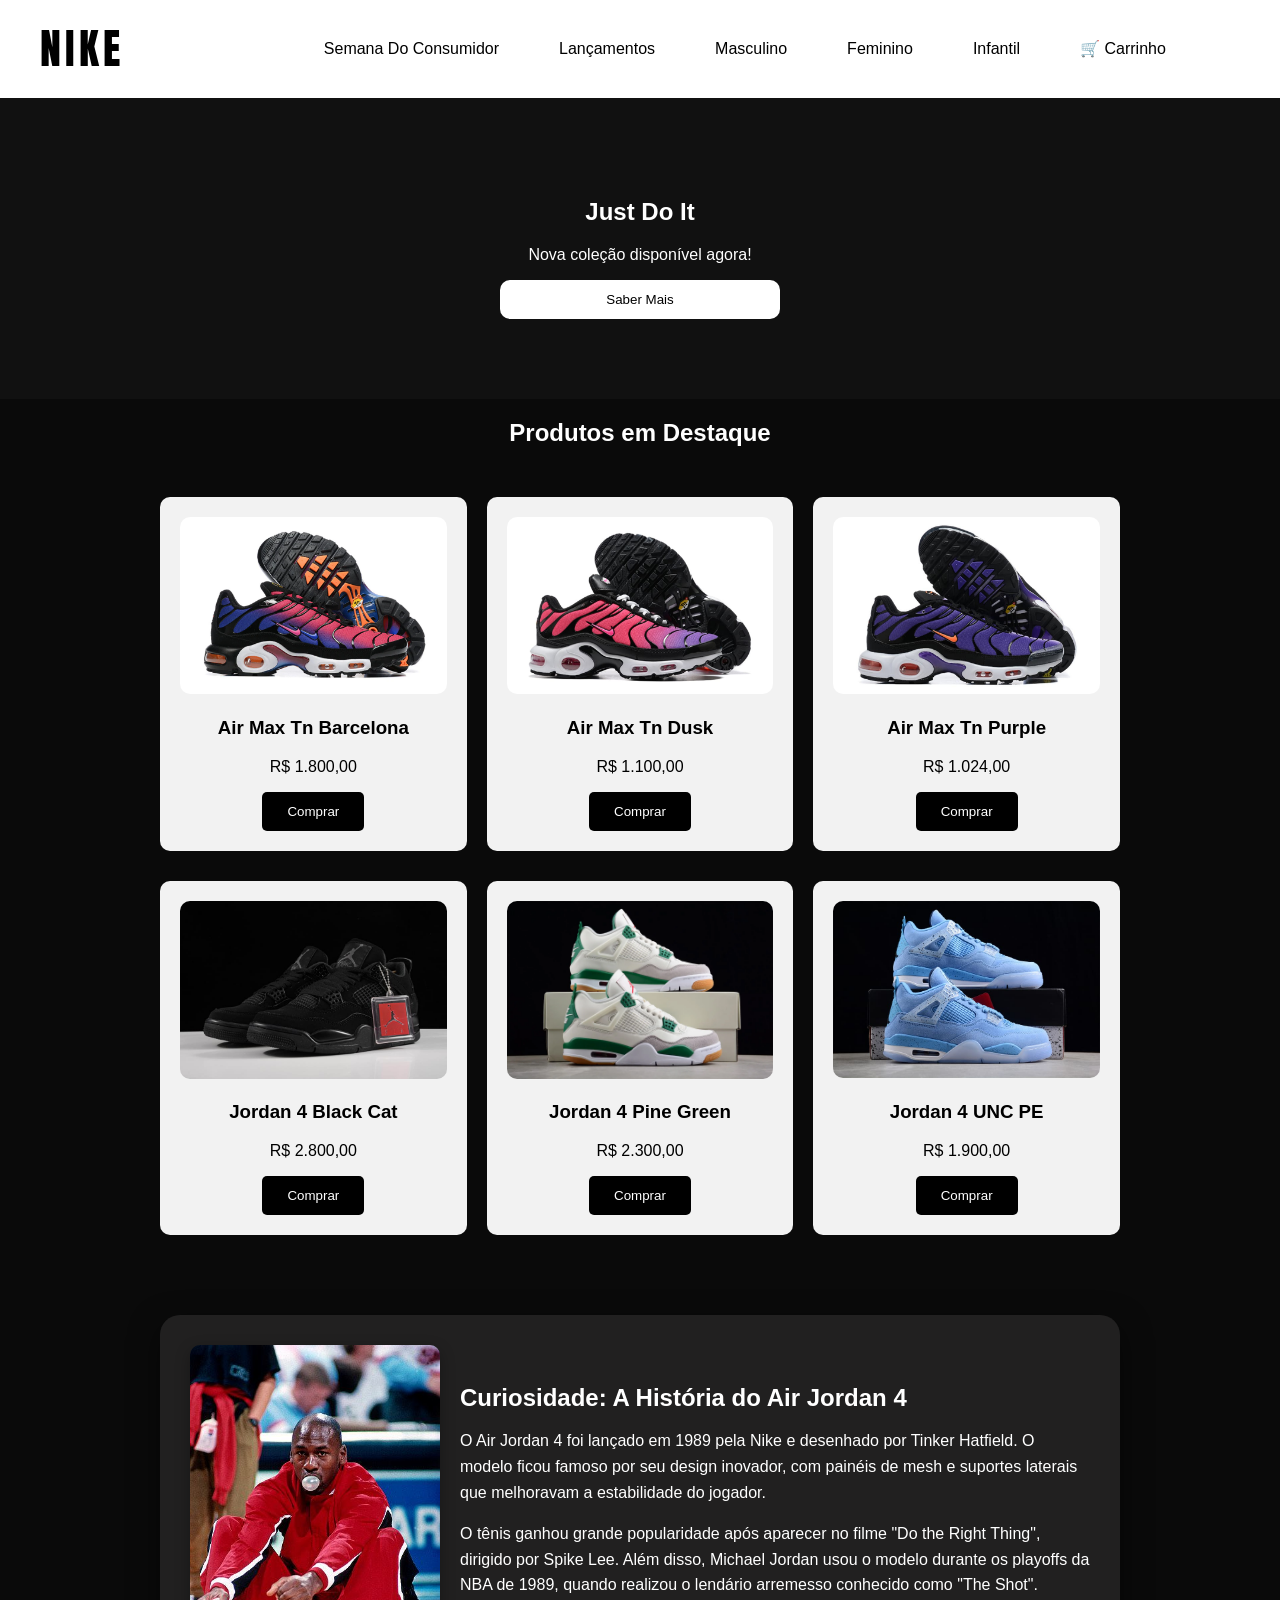
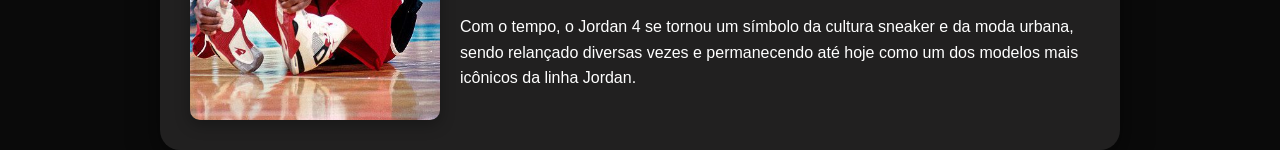
<file: index.html>
<!DOCTYPE html>
<html lang="en">
<head>
    <meta charset="UTF-8">
    <meta name="viewport" content="width=device-width, initial-scale=1.0">
    <title>Site Nike</title>
    <link rel="stylesheet" href="style.css">
    <link href="https://fonts.googleapis.com/css2?family=Anton&display=swap" rel="stylesheet">
</head>
<body>

    <header class="header">

<div class="logo">
NIKE
</div>

<div class="carrinho">

    <h2>Seu Carrinho</h2>

    <div id="carrinho-itens"></div>

</div>

<nav class="menu">
<a href="#">Semana Do Consumidor</a>
<a href="#">Lançamentos</a>
<a href="#">Masculino</a>
<a href="#">Feminino</a>
<a href="#">Infantil</a>

<a href="carrinho.html" class="carrinho">🛒 Carrinho</a>
</nav>

</header>

    <section class="banner">
        <h2>Just Do It</h2>
        <p>Nova coleção disponível agora!</p>
        <button>Saber Mais</button>
    </section>

    <section class="produtos">
        <h2>Produtos em Destaque</h2>
        <div class="produto">
            <img src="tn_barcelona.webp" alt="Tênis Nike TN Barcelona">
            <h3>Air Max Tn Barcelona</h3>
            <p class="preço">R$ 1.800,00</p>
        <button onclick="abrirModal('Air Max Tn Barcelona',1800,'tn_barcelona.webp')">
        Comprar
        </button>
        </div>

        <div class="produto">
            <img src="tn_dusk.jpg" alt="Tênis Nike TN Dusk">
            <h3>Air Max Tn Dusk</h3>
            <p class="preço">R$ 1.100,00</p>
            <button onclick="abrirModal('Air Max Tn Dusk',1100,'tn_dusk.jpg')">Comprar</button>
        </div>

        <div class="produto">
            <img src="tn_purple.jpg" alt="Tênis Nike TN Purple">
            <h3>Air Max Tn Purple</h3>
            <p class="preço">R$ 1.024,00</p>
            <button onclick="abrirModal('Air Max Tn Purple',1024,'tn_purple.jpg')">Comprar</button>
        </div>

        <div class="produto">
            <img src="jordan 4 black cat.jpg" alt="Tênis Jordan 4 Black Cat">
            <h3>Jordan 4 Black Cat</h3>
            <p class="preço">R$ 2.800,00</p>
            <button onclick="abrirModal('Jordan 4 Black Cat',2800,'jordan 4 black cat.jpg')">Comprar</button>
        </div>

        <div class="produto">
            <img src="jordan 4 pine green.webp" alt="Tênis Jordan 4 Pine Green">
            <h3>Jordan 4 Pine Green</h3>
            <p class="preço">R$ 2.300,00</p>
            <button onclick="abrirModal('Jordan 4 Pine Green',2300,'jordan 4 pine green.webp')">Comprar</button>
        </div>

        <div class="produto">
            <img src="jordan 4 UNC.jpg" alt="Tênis Jordan 4 UNC">
            <h3>Jordan 4 UNC PE</h3>
            <p class="preço">R$ 1.900,00</p>
            <button onclick="abrirModal('Jordan 4 UNC PE',1900,'jordan 4 UNC.jpg')">Comprar</button>
        </div>
    </section>

    <section class="curiosidades">
        <div class="curiosidade-balao">
            <img src="jordan sytle j4.jpg" alt="Curiosidade img">
            <div class="texto-curiosidade">
                <h2>Curiosidade: A História do Air Jordan 4</h2>
                <p>
                O Air Jordan 4 foi lançado em 1989 pela Nike e desenhado por Tinker Hatfield.
                O modelo ficou famoso por seu design inovador, com painéis de mesh e suportes
                laterais que melhoravam a estabilidade do jogador.
                </p>
    

                <p>
                O tênis ganhou grande popularidade após aparecer no filme
                "Do the Right Thing", dirigido por Spike Lee. Além disso,
                Michael Jordan usou o modelo durante os playoffs da NBA de 1989,
                quando realizou o lendário arremesso conhecido como "The Shot".
                </p>

                <p>
                Com o tempo, o Jordan 4 se tornou um símbolo da cultura sneaker
                e da moda urbana, sendo relançado diversas vezes e permanecendo
                até hoje como um dos modelos mais icônicos da linha Jordan.
                </p>

          </div>

        </div>

    </section>

  <div id="modal-tamanho" class="modal">

    <div class="modal-conteudo">

        <span class="fechar" onclick="fecharModal()">×</span>

        <h2>Escolha o Tamanho</h2>

        <div class="tamanhos">

            <button onclick="selecionarTamanho(34)">34</button>
            <button onclick="selecionarTamanho(35)">35</button>
            <button onclick="selecionarTamanho(36)">36</button>
            <button onclick="selecionarTamanho(37)">37</button>
            <button onclick="selecionarTamanho(38)">38</button>
            <button onclick="selecionarTamanho(39)">39</button>
            <button onclick="selecionarTamanho(40)">40</button>
            <button onclick="selecionarTamanho(41)">41</button>
            <button onclick="selecionarTamanho(42)">42</button>
            <button onclick="selecionarTamanho(43)">43</button>

        </div>

    </div>

</div>

    <script src="script.js"></script>
    <script src="carrinho.js"></script>

</body>
</html>
</file>
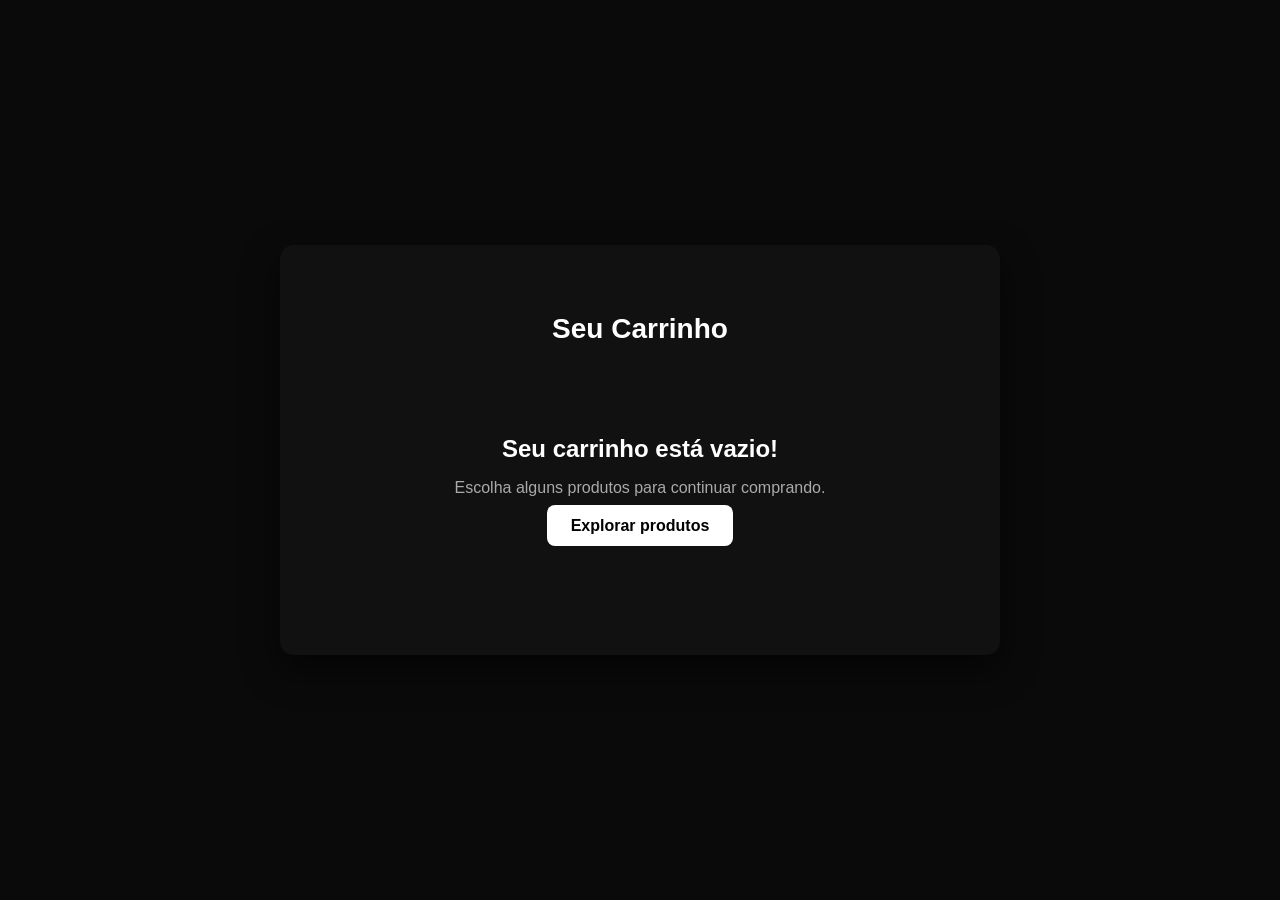
<file: carrinho.html>
<!DOCTYPE html>
<html lang="pt-br">
<head>
<meta charset="UTF-8">
<title>Carrinho</title>
<link rel="stylesheet" href="style.css">
</head>

<body class="pagina-carrinho">
<div class="carrinho-container">

<h1>Seu Carrinho</h1>

<div id="carrinho"></div>

</div>

<script src="carrinho.js"></script>

</body>
</html>
</file>
<file: style.css>
body{
    margin:0;
    font-family: Arial, Helvetica, sans-serif;
    background:#0a0a0a;
    color:white;
}

/* LOGO */

.logo{
font-family: 'Anton', sans-serif;
font-size:42px;
letter-spacing:4px;
color:black;
}

/* HEADER */

.header{
display:flex;
align-items:center;
justify-content:space-between;
padding:15px 40px;
background:white;
}

.menu{
display:flex;
justify-content:center;
align-items:center;
gap:35px;
flex:1;
}

.menu a{
text-decoration:none;
color:black;
font-size:16px;
font-weight:500;
}

.menu a:hover{
border-bottom:2px solid black;
padding-bottom:4px;
}

nav a{
text-decoration:none;
color:black;
font-weight:500;
margin-right:25px;
font-size:16px;
}

/* BANNER */

.banner{
text-align:center;
padding:80px;
background:#111;
color:white;
}

.banner button{
background:white;
color:black;
border:none;
padding:12px 25px;
border-radius:10px;
text-align:center;
width:280px;
}

/* PRODUTOS */

.produtos{
display:grid;
grid-template-columns:repeat(3,1fr);
gap:30px 20px;
max-width:960px;
margin:0 auto;
}

.produtos h2{
grid-column:1 / -1;
text-align:center;
margin-bottom:20px;
}

.produto{
background:#f2f2f2;
padding:20px;
border-radius:10px;
text-align:center;
color:black;
}

.produto img{
width:100%;
border-radius:10px;
}

button{
background:black;
color:white;
border:none;
padding:12px 25px;
cursor:pointer;
border-radius:5px;
}

button:hover{
background:#333;
}

.preco{
font-size:20px;
font-weight:bold;
color:#2ecc71;
margin:8px 0 15px 0;
}

/* CURIOSIDADES */

.curiosidades{
display:flex;
justify-content:center;
margin-top:80px;
padding:0 80px;
max-width:1200px;
}

.curiosidade-balao{
display:flex;
align-items:center;
gap:20px;
background:#212020;
color:white;
padding:30px;
border-radius:20px;
box-shadow:0 10px 30px rgba(0,0,0,0.5);
max-width:900px;
}

.curiosidade-balao img{
width:250px;
border-radius:10px;
box-shadow:0 5px 15px rgba(0,0,0,0.3);
}

.texto-curiosidade{
flex:1;
}

.texto-curiosidade h2{
margin-bottom:15px;
}

.texto-curiosidade p{
margin-bottom:10px;
line-height:1.6;
}

/* MODAL */

.modal{
display:none;
position:fixed;
top:0;
left:0;
width:100%;
height:100%;
background:rgba(0,0,0,0.7);
justify-content:center;
align-items:center;
z-index:1000;
}

.modal-conteudo{
background:#111;
padding:30px;
border-radius:15px;
text-align:center;
color:white;
}

/* TAMANHOS */

.tamanhos button{
width:40px;
height:40px;
border:none;
border-radius:6px;
background:white;
color:black;
cursor:pointer;
font-weight:bold;
transition:0.2s;
}

.tamanhos button:hover{
background:#ff3c00;
color:white;
}

.tamanhos button.ativo{
background:#ff3c00;
color:white;
}

.fechar{
float:right;
cursor:pointer;
font-size:22px;
}

/* PÁGINA DO CARRINHO */

.pagina-carrinho{
    display:flex;
    justify-content:center;
    align-items:center;
    height:100vh;
    background: #0a0a0a;
}

.carrinho-container{
    background:#111;
    padding:50px 60px;
    border-radius:14px;
    text-align:center;
    width:90%;
    max-width:600px;
    box-shadow:0 15px 35px rgba(0,0,0,0.6);
    color: white;
}

.carrinho-container h1{
    font-size:28px;
    margin-bottom:30px;
    color: white;
}

#carrinho {
    margin-bottom: 30px;
}

.produto-card {
    display: flex;
    align-items: center;
    background: #222;
    border-radius: 12px;
    padding: 20px;
    margin-bottom: 20px;
    box-shadow: 0 4px 12px rgba(0,0,0,0.3);
    gap: 20px;
}

.produto-imagem {
    width: 120px;
    height: 120px;
    object-fit: cover;
    border-radius: 8px;
    flex-shrink: 0;
}

.produto-info {
    flex: 1;
    text-align: left;
}

.produto-nome {
    font-size: 24px;
    margin: 0 0 10px 0;
    color: white;
}

.produto-preco {
    font-size: 20px;
    color: #2ecc71;
    margin: 0 0 10px 0;
    font-weight: bold;
}

.produto-tamanho {
    font-size: 16px;
    color: #aaa;
    margin: 0;
}

.botoes-carrinho {
    display: flex;
    gap: 15px;
    justify-content: center;
    flex-wrap: wrap;
}

.btn-finalizar, .btn-explorar {
    padding: 12px 24px;
    border: none;
    border-radius: 8px;
    font-size: 16px;
    font-weight: bold;
    cursor: pointer;
    text-decoration: none;
    transition: background 0.3s;
}

.btn-finalizar {
    background: #ff3c00;
    color: white;
}

.btn-finalizar:hover {
    background: #e63900;
}

.btn-explorar {
    background: white;
    color: black;
}

.btn-explorar:hover {
    background: #f0f0f0;
}

.carrinho-vazio {
    text-align: center;
    padding: 40px 20px;
}

.carrinho-vazio h2 {
    font-size: 24px;
    margin-bottom: 10px;
    color: white;
}

.carrinho-vazio p {
    color: #aaa;
    margin-bottom: 20px;
}

/* Responsividade básica */
@media (max-width: 768px) {
    .carrinho-container {
        padding: 30px 20px;
        width: 95%;
    }

    .produto-card {
        flex-direction: column;
        text-align: center;
        gap: 15px;
    }

    .produto-info {
        text-align: center;
    }

    .botoes-carrinho {
        flex-direction: column;
        align-items: center;
    }

    .btn-finalizar, .btn-explorar {
        width: 100%;
        max-width: 200px;
    }
}
</file>
